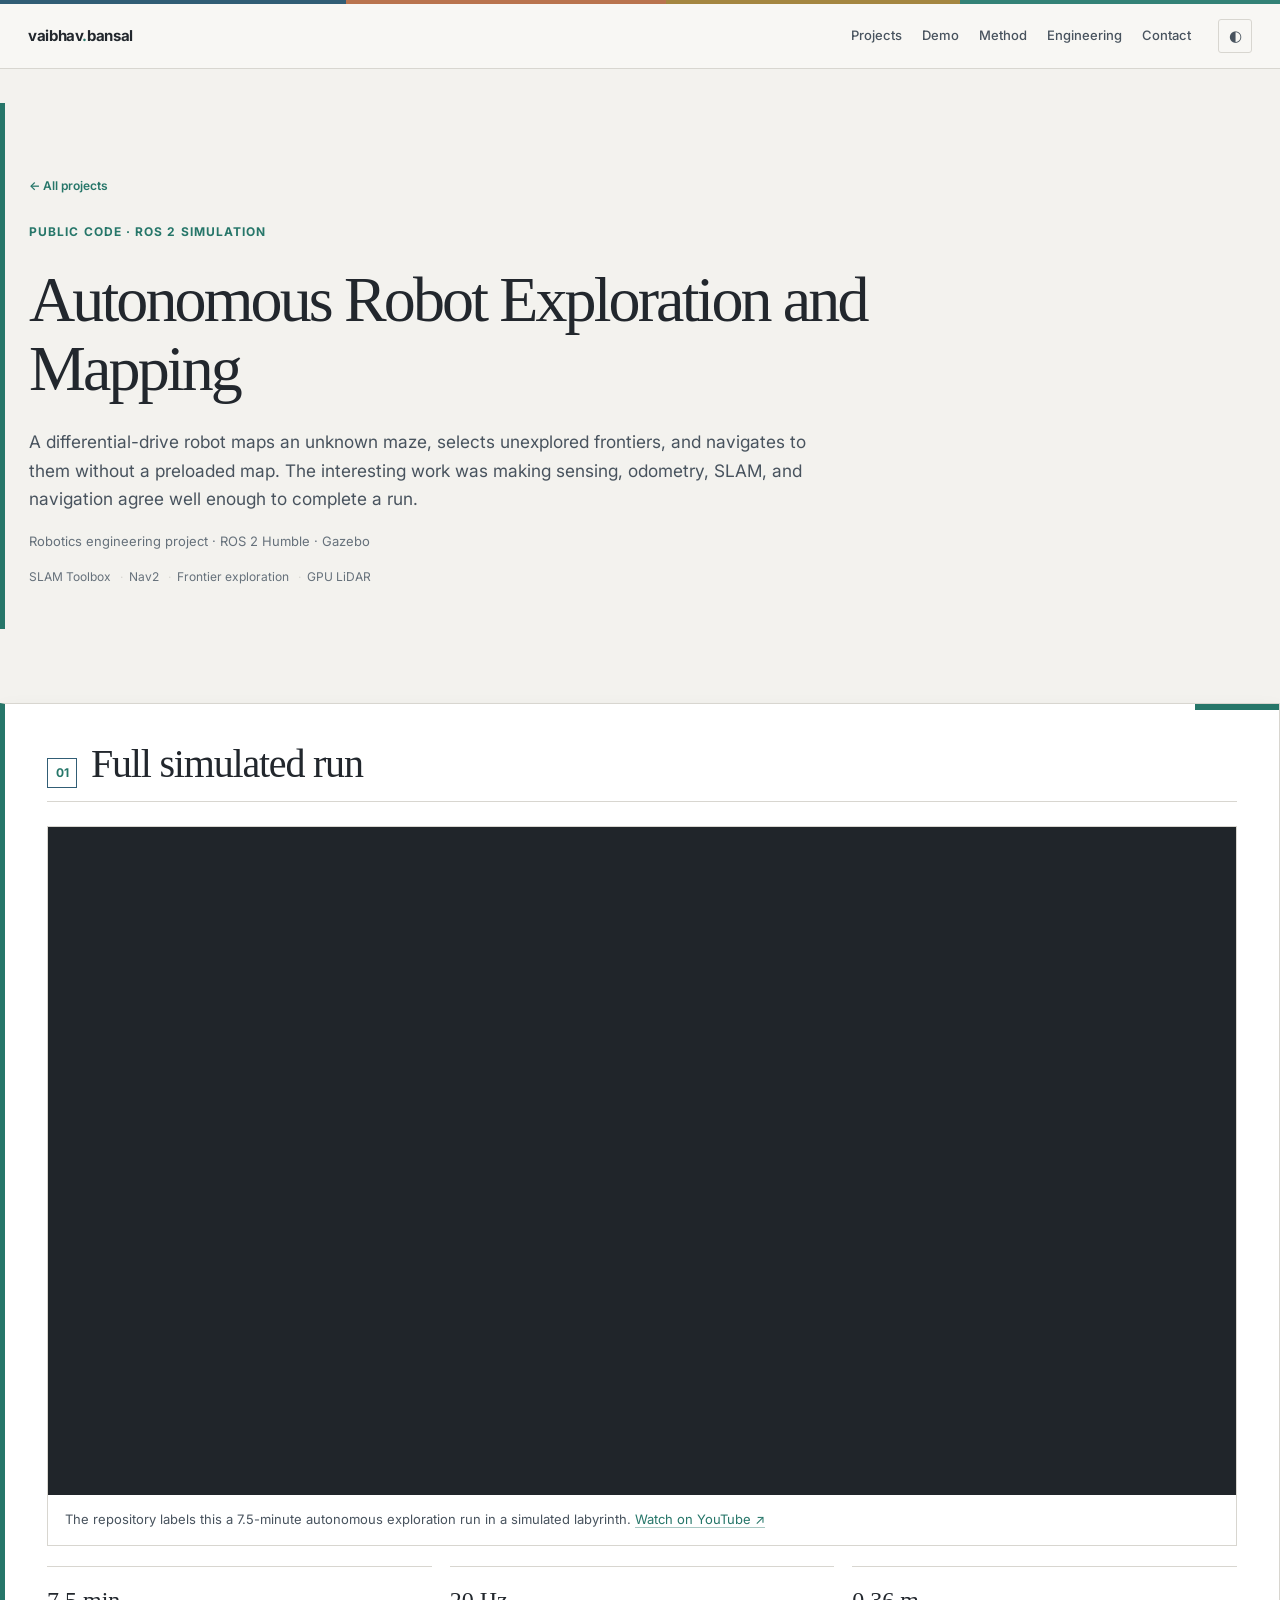
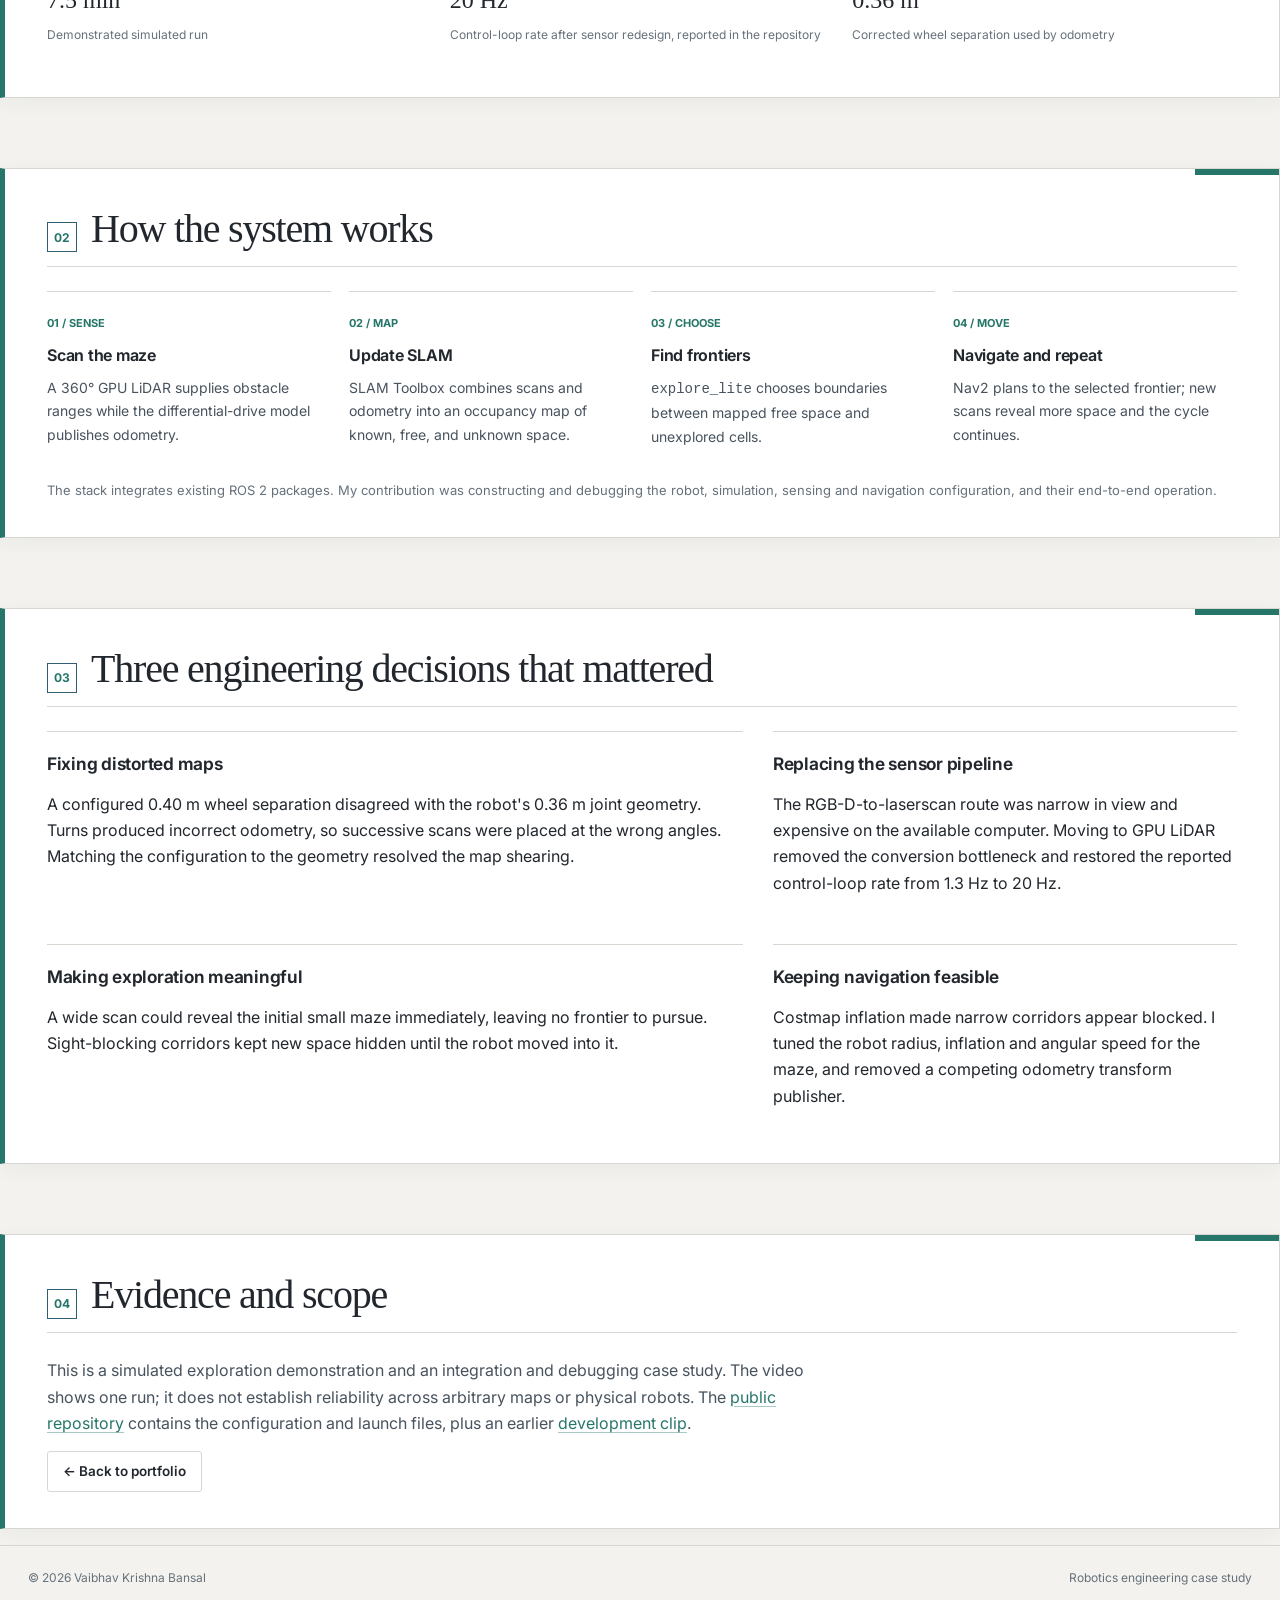
<file: agv-exploration.html>
<!DOCTYPE html>
<html lang="en" data-theme="light">
<head>
<meta charset="utf-8"><meta name="viewport" content="width=device-width, initial-scale=1">
<title>Autonomous Robot Exploration and Mapping — Vaibhav Krishna Bansal</title>
<meta name="description" content="A ROS 2 mobile robot exploration case study: SLAM, frontier selection, navigation, and the engineering fixes behind a complete simulated maze run.">
<link rel="canonical" href="https://vaibhavbansal05.github.io/agv-exploration.html">
<link rel="preconnect" href="https://fonts.googleapis.com"><link rel="preconnect" href="https://fonts.gstatic.com" crossorigin>
<link href="https://fonts.googleapis.com/css2?family=Inter:wght@300;400;500;600;700&display=swap" rel="stylesheet">
<link rel="stylesheet" href="assets/case-study.css?v=20261122d">
</head>
<body class="case-study case-agv">
<header class="nav"><div class="nav-inner"><a class="brand" href="index.html#top">vaibhav<span>.</span>bansal</a><nav class="nav-links" id="navlinks"><a href="index.html#projects">Projects</a><a href="#demo">Demo</a><a href="#method">Method</a><a href="#debugging">Engineering</a><a href="index.html#contact">Contact</a></nav><button class="menu-btn" id="menubtn" aria-label="Toggle menu">☰</button><button class="toggle" id="themebtn" aria-label="Toggle theme">◐</button></div></header>
<main>
<div class="wrap detail-hero"><a class="icon-link" href="index.html#projects">← All projects</a><div style="height:25px"></div><div class="eyebrow"><span class="dot"></span> Public code · ROS 2 simulation</div>
<h1>Autonomous Robot Exploration and Mapping</h1>
<p class="lead">A differential-drive robot maps an unknown maze, selects unexplored frontiers, and navigates to them without a preloaded map. The interesting work was making sensing, odometry, SLAM, and navigation agree well enough to complete a run.</p>
<p class="detail-meta">Robotics engineering project · ROS 2 Humble · Gazebo</p><div class="tags"><span class="tag">SLAM Toolbox</span><span class="tag">Nav2</span><span class="tag">Frontier exploration</span><span class="tag">GPU LiDAR</span></div></div>

<section class="detail-section" id="demo"><div class="wrap"><div class="sec-head"><span class="sec-num">01</span><h2>Full simulated run</h2><span class="rule"></span></div>
<div class="media-panel"><iframe class="video-frame" src="https://www.youtube-nocookie.com/embed/SPcYPO6hLzk" title="Autonomous mobile robot exploration and mapping demonstration" loading="lazy" allow="accelerometer; autoplay; encrypted-media; gyroscope; picture-in-picture; web-share" allowfullscreen></iframe><div class="media-caption">The repository labels this a 7.5-minute autonomous exploration run in a simulated labyrinth. <a href="https://youtu.be/SPcYPO6hLzk" target="_blank" rel="noopener">Watch on YouTube ↗</a></div></div>
<div class="kpi-row"><div class="kpi"><strong>7.5 min</strong><span>Demonstrated simulated run</span></div><div class="kpi"><strong>20 Hz</strong><span>Control-loop rate after sensor redesign, reported in the repository</span></div><div class="kpi"><strong>0.36 m</strong><span>Corrected wheel separation used by odometry</span></div></div></div></section>

<section class="detail-section" id="method"><div class="wrap"><div class="sec-head"><span class="sec-num">02</span><h2>How the system works</h2><span class="rule"></span></div>
<div class="method-steps"><div class="method-step"><span class="step-num">01 / SENSE</span><h3>Scan the maze</h3><p>A 360° GPU LiDAR supplies obstacle ranges while the differential-drive model publishes odometry.</p></div><div class="method-step"><span class="step-num">02 / MAP</span><h3>Update SLAM</h3><p>SLAM Toolbox combines scans and odometry into an occupancy map of known, free, and unknown space.</p></div><div class="method-step"><span class="step-num">03 / CHOOSE</span><h3>Find frontiers</h3><p><code>explore_lite</code> chooses boundaries between mapped free space and unexplored cells.</p></div><div class="method-step"><span class="step-num">04 / MOVE</span><h3>Navigate and repeat</h3><p>Nav2 plans to the selected frontier; new scans reveal more space and the cycle continues.</p></div></div>
<p class="small-note" style="margin-top:16px">The stack integrates existing ROS 2 packages. My contribution was constructing and debugging the robot, simulation, sensing and navigation configuration, and their end-to-end operation.</p></div></section>

<section class="detail-section" id="debugging"><div class="wrap"><div class="sec-head"><span class="sec-num">03</span><h2>Three engineering decisions that mattered</h2><span class="rule"></span></div><div class="detail-grid">
<div class="detail-card"><h3>Fixing distorted maps</h3><p>A configured 0.40 m wheel separation disagreed with the robot's 0.36 m joint geometry. Turns produced incorrect odometry, so successive scans were placed at the wrong angles. Matching the configuration to the geometry resolved the map shearing.</p></div>
<div class="detail-card"><h3>Replacing the sensor pipeline</h3><p>The RGB-D-to-laserscan route was narrow in view and expensive on the available computer. Moving to GPU LiDAR removed the conversion bottleneck and restored the reported control-loop rate from 1.3 Hz to 20 Hz.</p></div>
<div class="detail-card"><h3>Making exploration meaningful</h3><p>A wide scan could reveal the initial small maze immediately, leaving no frontier to pursue. Sight-blocking corridors kept new space hidden until the robot moved into it.</p></div>
<div class="detail-card"><h3>Keeping navigation feasible</h3><p>Costmap inflation made narrow corridors appear blocked. I tuned the robot radius, inflation and angular speed for the maze, and removed a competing odometry transform publisher.</p></div></div></div></section>

<section class="detail-section" id="status"><div class="wrap"><div class="sec-head"><span class="sec-num">04</span><h2>Evidence and scope</h2><span class="rule"></span></div><p class="lead">This is a simulated exploration demonstration and an integration and debugging case study. The video shows one run; it does not establish reliability across arbitrary maps or physical robots. The <a href="https://github.com/VaibhavBansal05/Agv_Perception" target="_blank" rel="noopener">public repository</a> contains the configuration and launch files, plus an earlier <a href="https://youtu.be/j6G66rIvci8" target="_blank" rel="noopener">development clip</a>.</p><a class="btn" href="index.html#projects">← Back to portfolio</a></div></section>
</main>
<footer><div class="wrap" style="display:flex;justify-content:space-between;width:100%;gap:12px;flex-wrap:wrap"><span>© <span id="yr"></span> Vaibhav Krishna Bansal</span><span>Robotics engineering case study</span></div></footer>
<script>(function(){var root=document.documentElement,btn=document.getElementById('themebtn');try{var s=localStorage.getItem('portfolio-theme-v2');if(s)root.setAttribute('data-theme',s)}catch(e){}btn.addEventListener('click',function(){var n=root.getAttribute('data-theme')==='dark'?'light':'dark';root.setAttribute('data-theme',n);try{localStorage.setItem('portfolio-theme-v2',n)}catch(e){}});var mb=document.getElementById('menubtn'),nl=document.getElementById('navlinks');mb.addEventListener('click',function(){nl.classList.toggle('open')});nl.addEventListener('click',function(e){if(e.target.tagName==='A')nl.classList.remove('open')});document.getElementById('yr').textContent=new Date().getFullYear()})();</script>
</body></html>
</file>
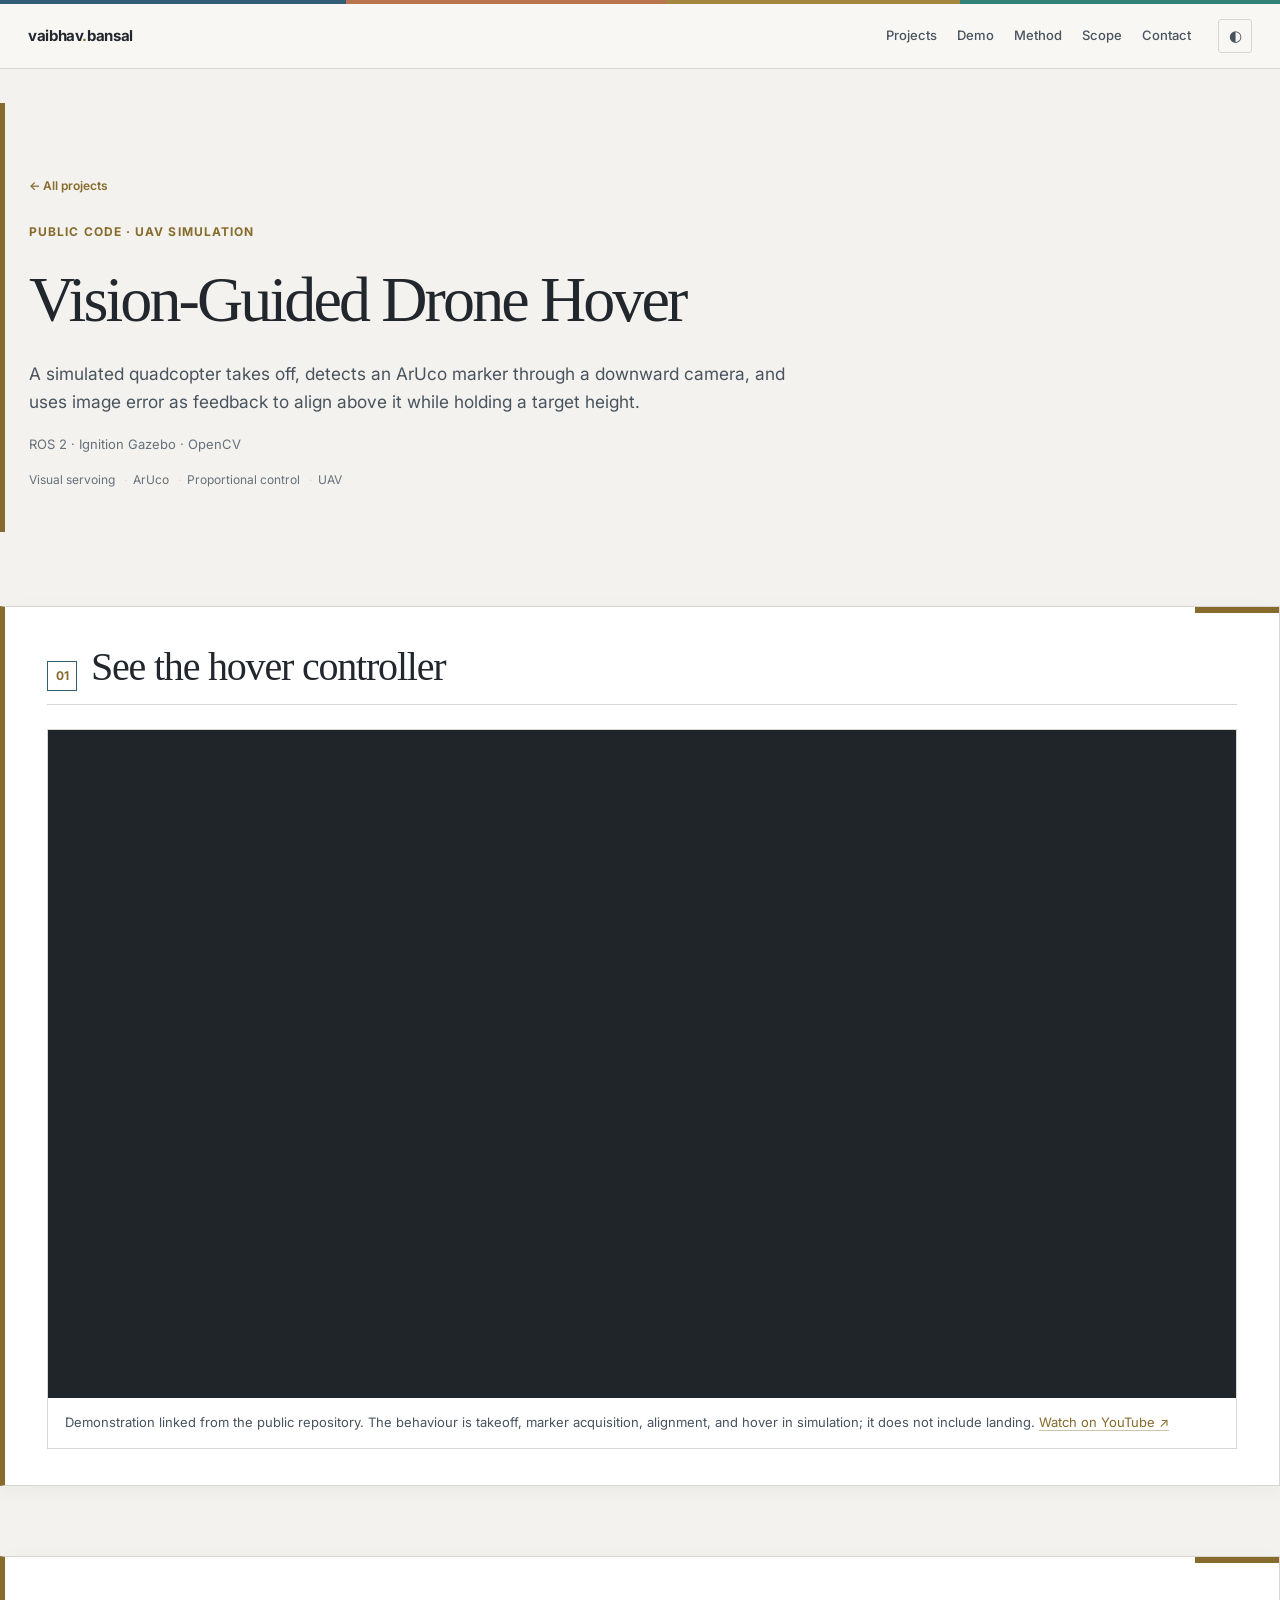
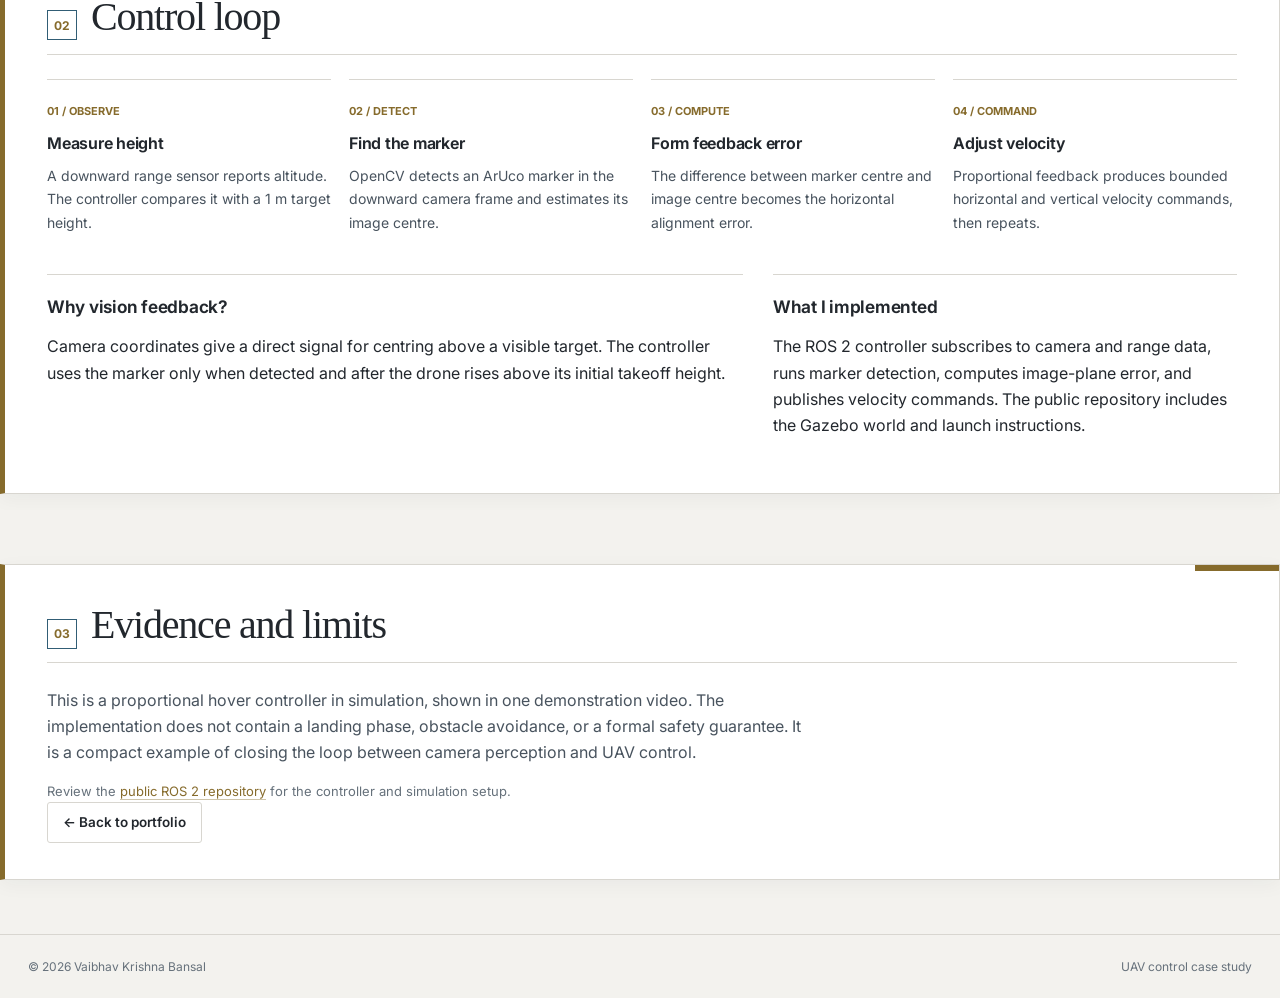
<file: drone-hover.html>
<!DOCTYPE html>
<html lang="en" data-theme="light">
<head>
<meta charset="utf-8"><meta name="viewport" content="width=device-width, initial-scale=1">
<title>Vision-Guided Drone Hover — Vaibhav Krishna Bansal</title>
<meta name="description" content="A ROS 2 and Gazebo UAV case study: ArUco detection, image-based feedback and proportional velocity control for marker-guided hovering.">
<link rel="canonical" href="https://vaibhavbansal05.github.io/drone-hover.html">
<link rel="preconnect" href="https://fonts.googleapis.com"><link rel="preconnect" href="https://fonts.gstatic.com" crossorigin>
<link href="https://fonts.googleapis.com/css2?family=Inter:wght@300;400;500;600;700&display=swap" rel="stylesheet">
<link rel="stylesheet" href="assets/case-study.css?v=20261122d">
</head>
<body class="case-study case-drone">
<header class="nav"><div class="nav-inner"><a class="brand" href="index.html#top">vaibhav<span>.</span>bansal</a><nav class="nav-links" id="navlinks"><a href="index.html#projects">Projects</a><a href="#demo">Demo</a><a href="#method">Method</a><a href="#scope">Scope</a><a href="index.html#contact">Contact</a></nav><button class="menu-btn" id="menubtn" aria-label="Toggle menu">☰</button><button class="toggle" id="themebtn" aria-label="Toggle theme">◐</button></div></header>
<main>
<div class="wrap detail-hero"><a class="icon-link" href="index.html#projects">← All projects</a><div style="height:25px"></div><div class="eyebrow"><span class="dot"></span> Public code · UAV simulation</div>
<h1>Vision-Guided Drone Hover</h1><p class="lead">A simulated quadcopter takes off, detects an ArUco marker through a downward camera, and uses image error as feedback to align above it while holding a target height.</p>
<p class="detail-meta">ROS 2 · Ignition Gazebo · OpenCV</p><div class="tags"><span class="tag">Visual servoing</span><span class="tag">ArUco</span><span class="tag">Proportional control</span><span class="tag">UAV</span></div></div>

<section class="detail-section" id="demo"><div class="wrap"><div class="sec-head"><span class="sec-num">01</span><h2>See the hover controller</h2><span class="rule"></span></div><div class="media-panel"><iframe class="video-frame" src="https://www.youtube-nocookie.com/embed/KsZD5R67yig" title="Vision-guided drone hover simulation" loading="lazy" allow="accelerometer; autoplay; encrypted-media; gyroscope; picture-in-picture; web-share" allowfullscreen></iframe><div class="media-caption">Demonstration linked from the public repository. The behaviour is takeoff, marker acquisition, alignment, and hover in simulation; it does not include landing. <a href="https://youtu.be/KsZD5R67yig" target="_blank" rel="noopener">Watch on YouTube ↗</a></div></div></div></section>

<section class="detail-section" id="method"><div class="wrap"><div class="sec-head"><span class="sec-num">02</span><h2>Control loop</h2><span class="rule"></span></div><div class="method-steps">
<div class="method-step"><span class="step-num">01 / OBSERVE</span><h3>Measure height</h3><p>A downward range sensor reports altitude. The controller compares it with a 1 m target height.</p></div>
<div class="method-step"><span class="step-num">02 / DETECT</span><h3>Find the marker</h3><p>OpenCV detects an ArUco marker in the downward camera frame and estimates its image centre.</p></div>
<div class="method-step"><span class="step-num">03 / COMPUTE</span><h3>Form feedback error</h3><p>The difference between marker centre and image centre becomes the horizontal alignment error.</p></div>
<div class="method-step"><span class="step-num">04 / COMMAND</span><h3>Adjust velocity</h3><p>Proportional feedback produces bounded horizontal and vertical velocity commands, then repeats.</p></div></div>
<div class="detail-grid" style="margin-top:24px"><div class="detail-card"><h3>Why vision feedback?</h3><p>Camera coordinates give a direct signal for centring above a visible target. The controller uses the marker only when detected and after the drone rises above its initial takeoff height.</p></div><div class="detail-card"><h3>What I implemented</h3><p>The ROS 2 controller subscribes to camera and range data, runs marker detection, computes image-plane error, and publishes velocity commands. The public repository includes the Gazebo world and launch instructions.</p></div></div></div></section>

<section class="detail-section" id="scope"><div class="wrap"><div class="sec-head"><span class="sec-num">03</span><h2>Evidence and limits</h2><span class="rule"></span></div><p class="lead">This is a proportional hover controller in simulation, shown in one demonstration video. The implementation does not contain a landing phase, obstacle avoidance, or a formal safety guarantee. It is a compact example of closing the loop between camera perception and UAV control.</p><p class="small-note">Review the <a href="https://github.com/VaibhavBansal05/Precision_Hover_Drone" target="_blank" rel="noopener">public ROS 2 repository</a> for the controller and simulation setup.</p><a class="btn" href="index.html#projects">← Back to portfolio</a></div></section>
</main>
<footer><div class="wrap" style="display:flex;justify-content:space-between;width:100%;gap:12px;flex-wrap:wrap"><span>© <span id="yr"></span> Vaibhav Krishna Bansal</span><span>UAV control case study</span></div></footer>
<script>(function(){var root=document.documentElement,btn=document.getElementById('themebtn');try{var s=localStorage.getItem('portfolio-theme-v2');if(s)root.setAttribute('data-theme',s)}catch(e){}btn.addEventListener('click',function(){var n=root.getAttribute('data-theme')==='dark'?'light':'dark';root.setAttribute('data-theme',n);try{localStorage.setItem('portfolio-theme-v2',n)}catch(e){}});var mb=document.getElementById('menubtn'),nl=document.getElementById('navlinks');mb.addEventListener('click',function(){nl.classList.toggle('open')});nl.addEventListener('click',function(e){if(e.target.tagName==='A')nl.classList.remove('open')});document.getElementById('yr').textContent=new Date().getFullYear()})();</script>
</body></html>
</file>
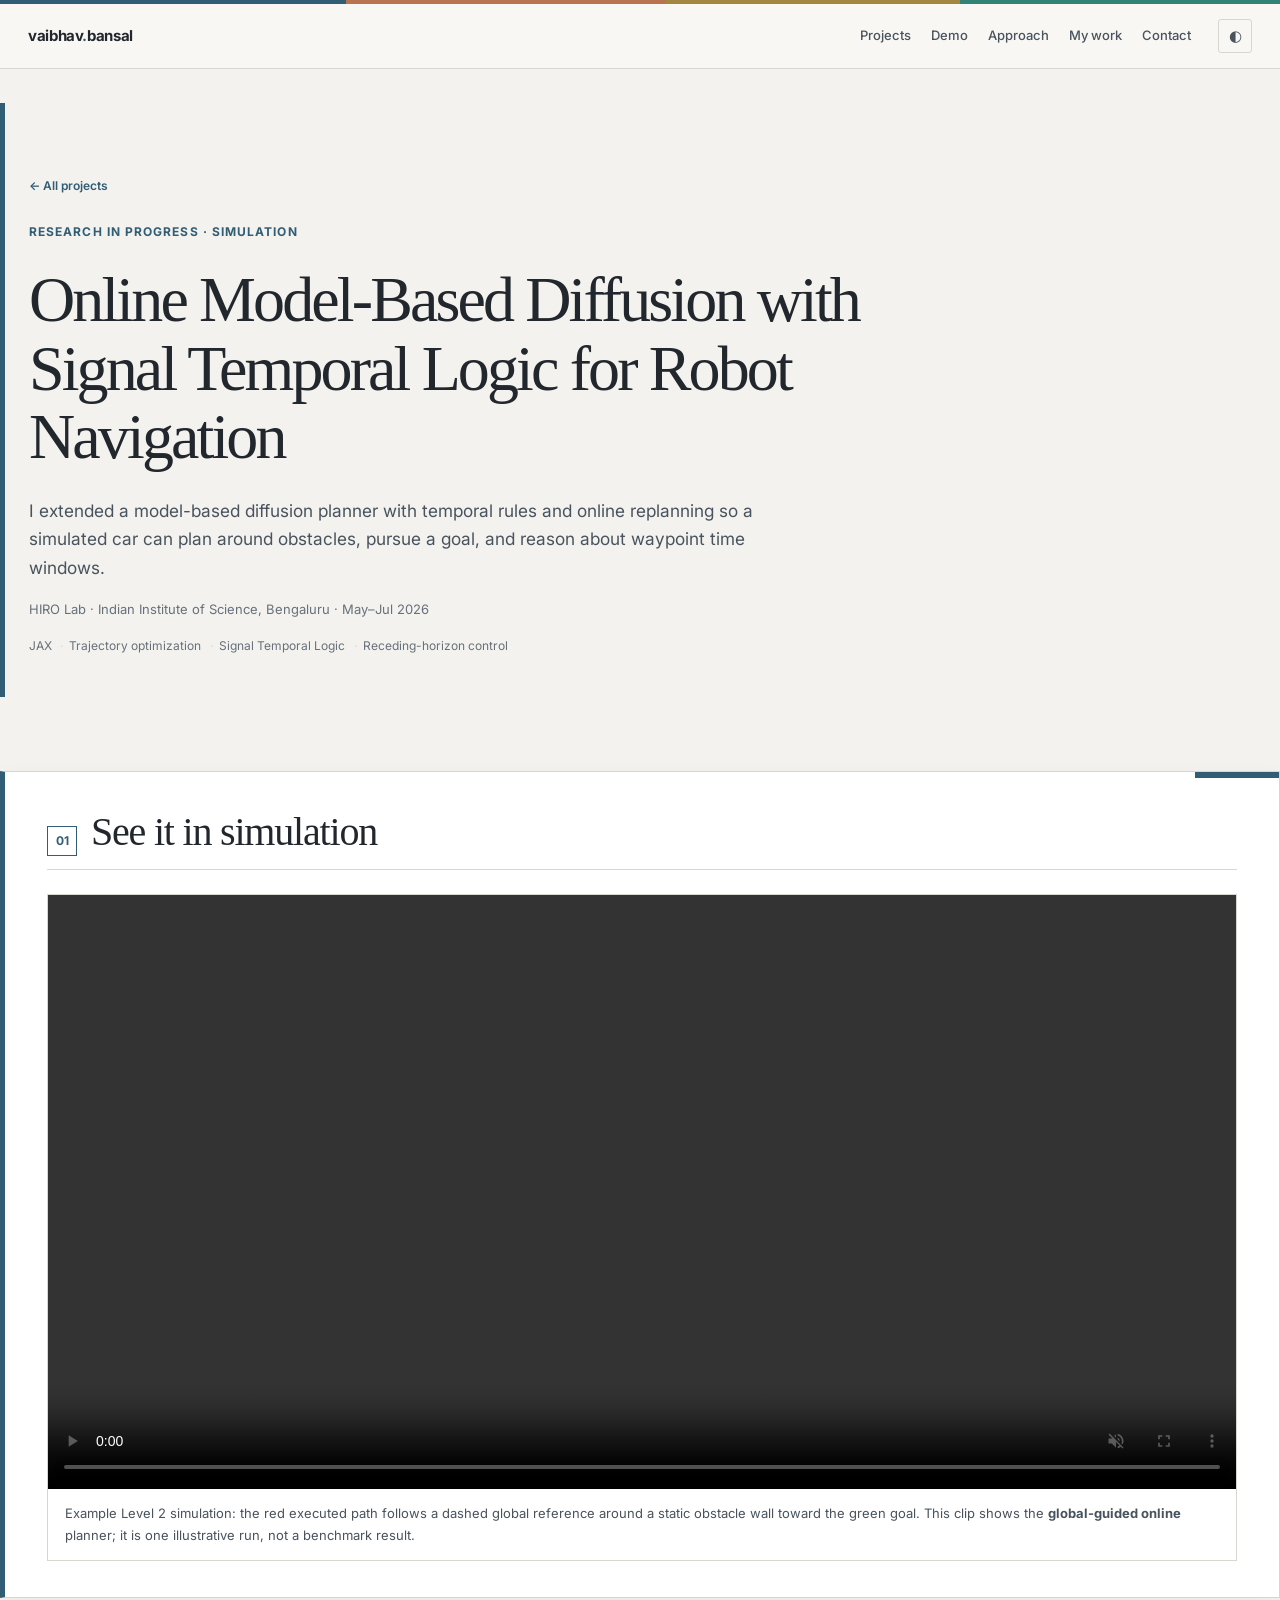
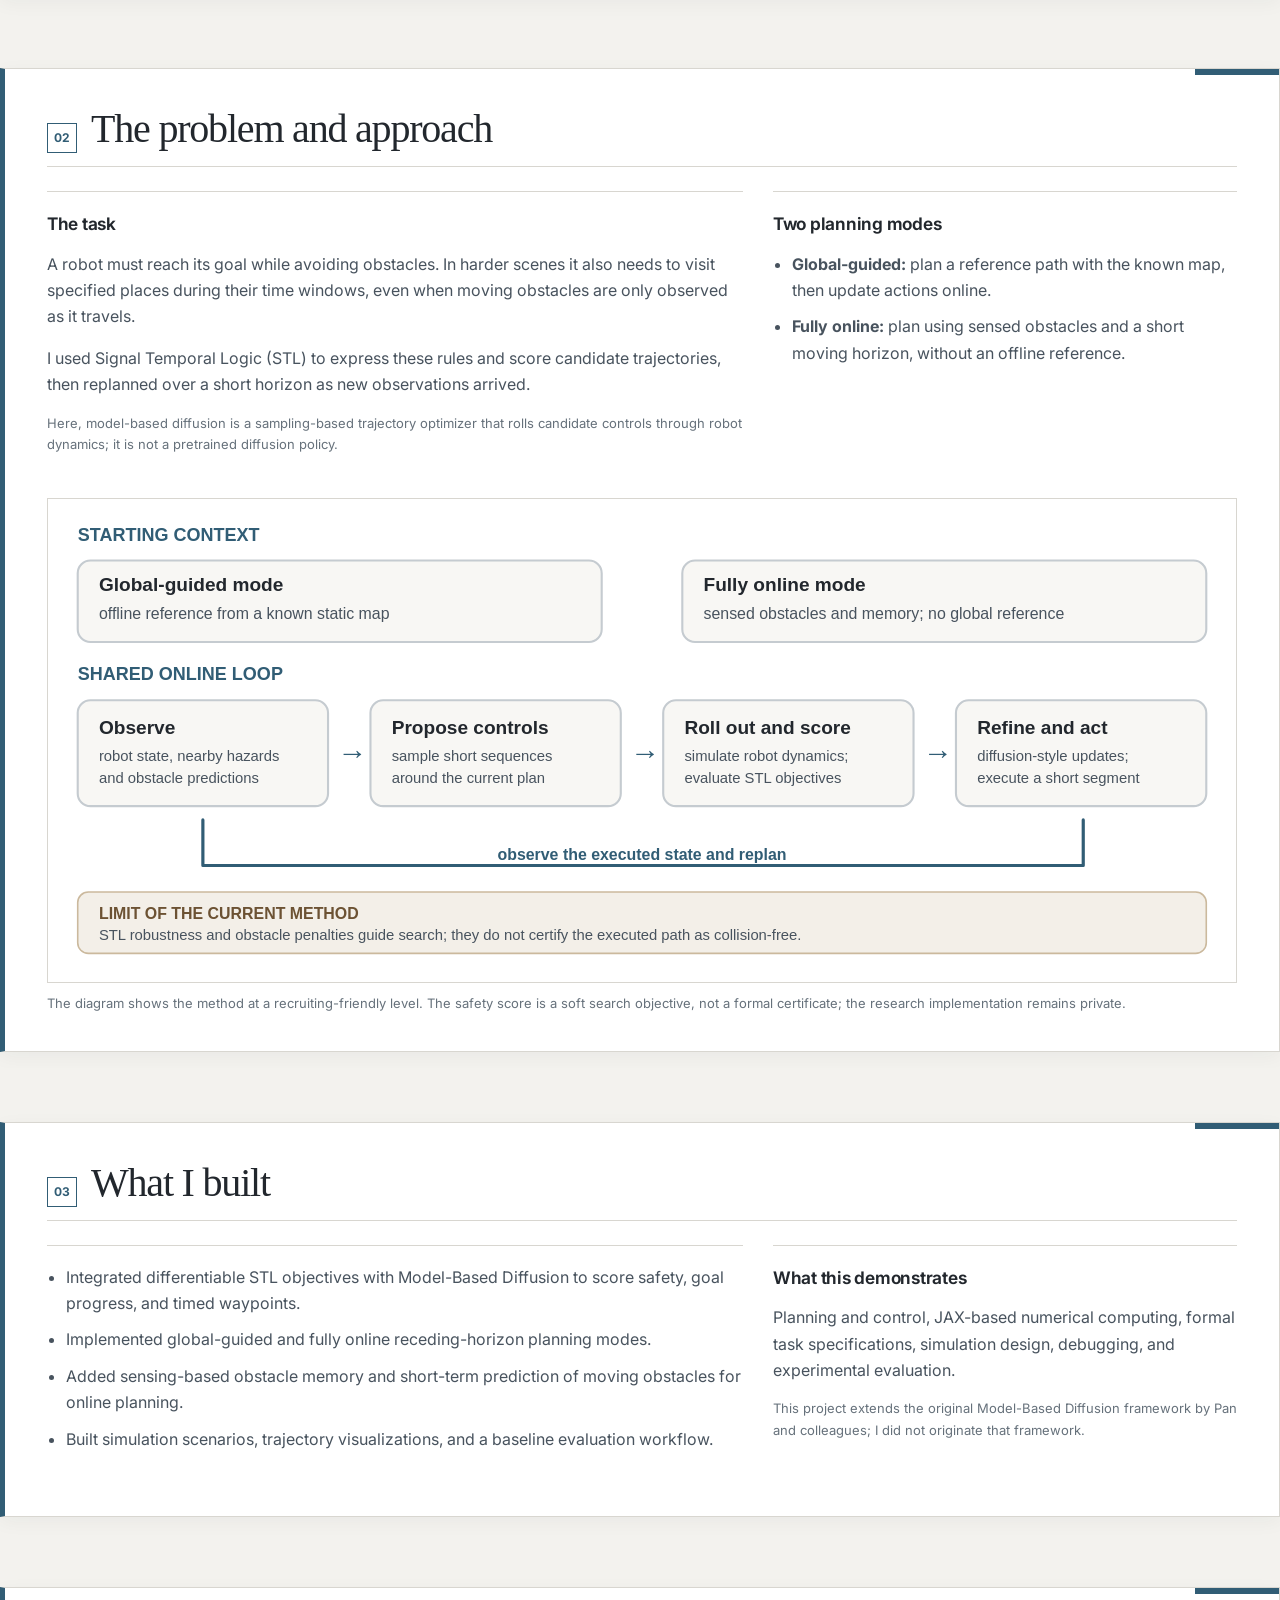
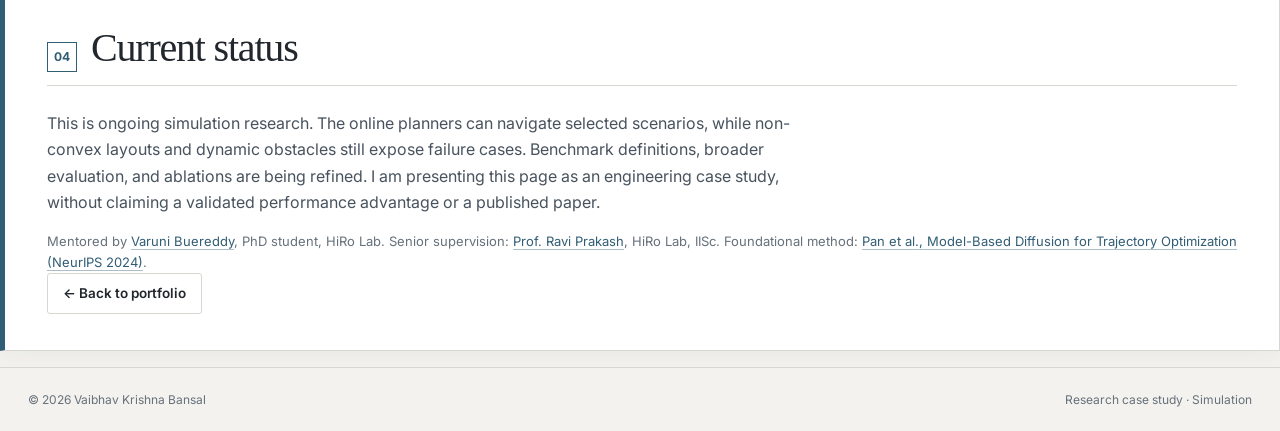
<file: mbd-stl.html>
<!DOCTYPE html>
<html lang="en" data-theme="light">
<head><meta charset="utf-8"><meta name="viewport" content="width=device-width, initial-scale=1">
<title>Online Model-Based Diffusion with Signal Temporal Logic for Robot Navigation — Vaibhav Krishna Bansal</title>
<meta name="description" content="A simulation-based research case study on STL-guided model-based diffusion and online robot navigation by Vaibhav Krishna Bansal at the HIRO Lab, IISc Bengaluru.">
<meta property="og:title" content="Online Model-Based Diffusion with Signal Temporal Logic for Robot Navigation — Vaibhav Krishna Bansal">
<meta property="og:description" content="A simulation-based project exploring model-based diffusion, temporal rules, and online replanning.">
<meta property="og:type" content="article"><link rel="canonical" href="https://vaibhavbansal05.github.io/mbd-stl.html">
<link rel="preconnect" href="https://fonts.googleapis.com"><link rel="preconnect" href="https://fonts.gstatic.com" crossorigin>
<link href="https://fonts.googleapis.com/css2?family=Inter:wght@300;400;500;600;700&display=swap" rel="stylesheet">
<link rel="stylesheet" href="assets/case-study.css?v=20261122d"></head>
<body class="case-study case-mbd">
<header class="nav"><div class="nav-inner"><a class="brand" href="index.html#top">vaibhav<span>.</span>bansal</a><nav class="nav-links" id="navlinks"><a href="index.html#projects">Projects</a><a href="#demo">Demo</a><a href="#approach">Approach</a><a href="#contributions">My work</a><a href="index.html#contact">Contact</a></nav><button class="menu-btn" id="menubtn" aria-label="Toggle menu">☰</button><button class="toggle" id="themebtn" aria-label="Toggle theme">◐</button></div></header>
<main><div class="wrap detail-hero"><a class="icon-link" href="index.html#projects">← All projects</a><div style="height:25px"></div><div class="eyebrow"><span class="dot"></span> Research in progress · Simulation</div>
<h1>Online Model-Based Diffusion with Signal Temporal Logic for Robot Navigation</h1><p class="lead">I extended a model-based diffusion planner with temporal rules and online replanning so a simulated car can plan around obstacles, pursue a goal, and reason about waypoint time windows.</p>
<p class="detail-meta">HIRO Lab · Indian Institute of Science, Bengaluru · May–Jul 2026</p><div class="tags"><span class="tag">JAX</span><span class="tag">Trajectory optimization</span><span class="tag">Signal Temporal Logic</span><span class="tag">Receding-horizon control</span></div></div>
<section class="detail-section" id="demo"><div class="wrap"><div class="sec-head"><span class="sec-num">01</span><h2>See it in simulation</h2><span class="rule"></span></div>
<div class="media-panel"><video controls autoplay muted loop playsinline preload="metadata" aria-label="Simulation of a car navigating around a wall of obstacles toward a goal using global-guided online replanning"><source src="assets/mbd-stl-level2-rhc.mp4" type="video/mp4">Your browser does not support MP4 video. <a href="assets/mbd-stl-level2-rhc.mp4">Download the simulation clip</a>.</video><div class="media-caption">Example Level 2 simulation: the red executed path follows a dashed global reference around a static obstacle wall toward the green goal. This clip shows the <strong>global-guided online</strong> planner; it is one illustrative run, not a benchmark result.</div></div>
</div></section>
<section class="detail-section" id="approach"><div class="wrap"><div class="sec-head"><span class="sec-num">02</span><h2>The problem and approach</h2><span class="rule"></span></div><div class="detail-grid"><div class="detail-card"><h3>The task</h3><p class="lead">A robot must reach its goal while avoiding obstacles. In harder scenes it also needs to visit specified places during their time windows, even when moving obstacles are only observed as it travels.</p><p class="lead">I used Signal Temporal Logic (STL) to express these rules and score candidate trajectories, then replanned over a short horizon as new observations arrived.</p><p class="small-note">Here, model-based diffusion is a sampling-based trajectory optimizer that rolls candidate controls through robot dynamics; it is not a pretrained diffusion policy.</p></div><div class="detail-card"><h3>Two planning modes</h3><ul><li><strong>Global-guided:</strong> plan a reference path with the known map, then update actions online.</li><li><strong>Fully online:</strong> plan using sensed obstacles and a short moving horizon, without an offline reference.</li></ul></div></div>
<div style="height:24px"></div><img class="diagram" src="assets/mbd-stl-method.svg" alt="Global-guided and fully online modes feed a common planning loop: observe, sample controls, simulate and score trajectories with STL objectives, refine, execute briefly, and replan. Soft penalties do not guarantee collision-free execution." loading="lazy"><p class="small-note" style="margin-top:10px">The diagram shows the method at a recruiting-friendly level. The safety score is a soft search objective, not a formal certificate; the research implementation remains private.</p></div></section>
<section class="detail-section" id="contributions"><div class="wrap"><div class="sec-head"><span class="sec-num">03</span><h2>What I built</h2><span class="rule"></span></div><div class="detail-grid"><div class="detail-card"><ul><li>Integrated differentiable STL objectives with Model-Based Diffusion to score safety, goal progress, and timed waypoints.</li><li>Implemented global-guided and fully online receding-horizon planning modes.</li><li>Added sensing-based obstacle memory and short-term prediction of moving obstacles for online planning.</li><li>Built simulation scenarios, trajectory visualizations, and a baseline evaluation workflow.</li></ul></div><div class="detail-card"><h3>What this demonstrates</h3><p class="lead">Planning and control, JAX-based numerical computing, formal task specifications, simulation design, debugging, and experimental evaluation.</p><p class="small-note">This project extends the original Model-Based Diffusion framework by Pan and colleagues; I did not originate that framework.</p></div></div></div></section>
<section class="detail-section" id="status"><div class="wrap"><div class="sec-head"><span class="sec-num">04</span><h2>Current status</h2><span class="rule"></span></div><p class="lead">This is ongoing simulation research. The online planners can navigate selected scenarios, while non-convex layouts and dynamic obstacles still expose failure cases. Benchmark definitions, broader evaluation, and ablations are being refined. I am presenting this page as an engineering case study, without claiming a validated performance advantage or a published paper.</p>
<p class="small-note">Mentored by <a href="https://hiro.cps.iisc.ac.in/people/" target="_blank" rel="noopener">Varuni Buereddy</a>, PhD student, HiRo Lab. Senior supervision: <a href="https://hiro.cps.iisc.ac.in/people/" target="_blank" rel="noopener">Prof. Ravi Prakash</a>, HiRo Lab, IISc. Foundational method: <a href="https://arxiv.org/abs/2407.01573" target="_blank" rel="noopener">Pan et al., Model-Based Diffusion for Trajectory Optimization (NeurIPS 2024)</a>.</p>
<a class="btn" href="index.html#projects">← Back to portfolio</a></div></section></main>
<footer><div class="wrap" style="display:flex;justify-content:space-between;width:100%;gap:12px;flex-wrap:wrap"><span>© <span id="yr"></span> Vaibhav Krishna Bansal</span><span>Research case study · Simulation</span></div></footer>
<script>(function(){var root=document.documentElement,btn=document.getElementById('themebtn');try{var s=localStorage.getItem('portfolio-theme-v2');if(s)root.setAttribute('data-theme',s)}catch(e){}btn.addEventListener('click',function(){var n=root.getAttribute('data-theme')==='dark'?'light':'dark';root.setAttribute('data-theme',n);try{localStorage.setItem('portfolio-theme-v2',n)}catch(e){}});var mb=document.getElementById('menubtn'),nl=document.getElementById('navlinks');mb.addEventListener('click',function(){nl.classList.toggle('open')});nl.addEventListener('click',function(e){if(e.target.tagName==='A')nl.classList.remove('open')});document.getElementById('yr').textContent=new Date().getFullYear();})();</script>
</body></html>
</file>
<file: assets/case-study.css>
:root{
  --bg:#f8f7f4;--bg-soft:#f0efeb;--panel:#fff;--line:#d8d6d0;
  --fg:#22272d;--fg-dim:#48535e;--fg-faint:#66717b;
  --accent:#315d75;--accent-2:#315d75;--accent-3:#7b654c;
  --sans:'Inter',system-ui,-apple-system,Segoe UI,sans-serif;
  --mono:'Inter',system-ui,-apple-system,Segoe UI,sans-serif;
  --maxw:1060px;
}
html[data-theme="dark"]{
  --bg:#20252a;--bg-soft:#282f35;--panel:#252c32;--line:#455058;
  --fg:#f3f1ec;--fg-dim:#d1d2d0;--fg-faint:#aeb6b9;
  --accent:#9bc6dc;--accent-2:#9bc6dc;--accent-3:#dfc4a1;
}
*{box-sizing:border-box}
html{scroll-behavior:smooth;scroll-padding-top:76px}
body{margin:0;background:var(--bg);color:var(--fg);font-family:var(--sans);font-size:16px;line-height:1.65;-webkit-font-smoothing:antialiased}
a{color:var(--accent);text-decoration:underline;text-decoration-color:color-mix(in srgb,var(--accent) 40%,transparent);text-underline-offset:3px}
a:hover{text-decoration-color:currentColor}
:focus-visible{outline:2px solid var(--accent);outline-offset:3px}
.wrap{max-width:var(--maxw);margin:0 auto;padding:0 28px}
header.nav{position:sticky;top:0;z-index:50;background:var(--bg);border-bottom:1px solid var(--line)}
.nav-inner{display:flex;align-items:center;gap:18px;min-height:64px;max-width:var(--maxw);margin:0 auto;padding:0 28px}
.brand{font-size:15px;font-weight:700;letter-spacing:-.025em;color:var(--fg);text-decoration:none;white-space:nowrap}
.brand span{color:var(--accent)}
.nav-links{display:flex;align-items:center;gap:2px;margin-left:auto;flex-wrap:wrap}
.nav-links a{font-size:13px;font-weight:500;color:var(--fg-dim);padding:7px 9px;text-decoration:none;white-space:nowrap}
.nav-links a:hover,.nav-links a.active{color:var(--accent);text-decoration:underline;text-underline-offset:5px}
.toggle,.menu-btn{background:transparent;border:1px solid var(--line);color:var(--fg-dim);width:34px;height:34px;border-radius:3px;cursor:pointer;font-size:15px;flex-shrink:0}
.menu-btn{display:none}
.hero{padding:82px 28px 72px}
.eyebrow{display:block;margin:0 0 24px;color:var(--accent);font-size:12px;font-weight:700;letter-spacing:.09em;text-transform:uppercase}
.dot{display:none}
h1{font-family:Georgia,'Times New Roman',serif;font-size:clamp(2.9rem,6vw,5rem);font-weight:400;letter-spacing:-.045em;line-height:1.07;margin:0 0 25px}
.tagline{font-size:clamp(1.15rem,2vw,1.42rem);line-height:1.5;color:var(--fg-dim);max-width:740px;margin:0 0 16px}
.tagline strong{color:var(--fg);font-weight:600}
.hero-sub{color:var(--fg-faint);font-size:14px;margin:0 0 27px}
.cta,.contact-links{display:flex;flex-wrap:wrap;gap:10px}
.btn{display:inline-flex;align-items:center;justify-content:center;gap:7px;min-height:40px;padding:8px 15px;border:1px solid var(--line);border-radius:3px;background:transparent;color:var(--fg);font-size:13.5px;font-weight:600;text-decoration:none}
.btn:hover{border-color:var(--accent);color:var(--accent);text-decoration:none}
.btn.primary{background:var(--accent);border-color:var(--accent);color:var(--bg)}
.btn.primary:hover{opacity:.88;color:var(--bg)}
.stats{display:grid;grid-template-columns:repeat(4,1fr);gap:20px;border-top:1px solid var(--line);margin-top:63px;padding-top:22px}
.stat{padding:0}
.stat b{display:block;color:var(--fg);font-family:Georgia,'Times New Roman',serif;font-size:1.5rem;font-weight:400;line-height:1.25}
.stat span{display:block;color:var(--fg-faint);font-size:12px;line-height:1.45;margin-top:4px}
section{padding:64px 0;border-top:1px solid var(--line)}
.sec-head{display:flex;align-items:baseline;gap:14px;margin-bottom:28px}
.sec-num{color:var(--fg-faint);font-size:12px;font-weight:600}
.sec-head .rule{display:none}
h2{font-family:Georgia,'Times New Roman',serif;font-size:clamp(1.75rem,3.5vw,2.5rem);font-weight:400;letter-spacing:-.03em;line-height:1.2;margin:0}
h3{font-size:1.08rem;font-weight:650;letter-spacing:-.015em;margin:0}
p{margin:0 0 15px}
.lead{color:var(--fg-dim);max-width:760px}
.about-grid{display:grid;grid-template-columns:minmax(0,1.7fr) minmax(250px,1fr);gap:70px;align-items:start}
.about-card{border-top:2px solid var(--fg);padding:18px 0 0}
.about-card h4,.skill-block h4{color:var(--fg);font-size:12px;font-weight:700;letter-spacing:.06em;text-transform:uppercase;margin:0 0 15px}
.about-card dl{margin:0}
.kv{display:flex;justify-content:space-between;gap:16px;padding:8px 0;border-bottom:1px solid var(--line);font-size:13px}
.kv dt{color:var(--fg-faint);flex-shrink:0}.kv dd{margin:0;text-align:right;color:var(--fg)}
.tl{display:grid;gap:28px}.tl-item{border-top:1px solid var(--line);padding-top:22px}
.tl-meta,.detail-meta{color:var(--fg-faint);font-size:13px;margin:5px 0 13px}
.org{color:var(--fg);font-weight:650}
ul.bullets{margin:0;padding-left:20px;color:var(--fg-dim)}
ul.bullets li{margin:0 0 8px;font-size:14.5px}ul.bullets li::marker{color:var(--fg-faint)}
.grid{display:grid;gap:0 42px}.grid.p2{grid-template-columns:repeat(2,minmax(0,1fr))}.grid.p3{grid-template-columns:repeat(3,minmax(0,1fr))}
.card{display:flex;flex-direction:column;border-top:1px solid var(--line);padding:23px 0 30px;background:transparent;min-width:0}
.card-top{display:flex;align-items:baseline;justify-content:space-between;gap:15px;margin-bottom:7px}
.card-top h3{line-height:1.35}.card .tl-meta{margin:0 0 13px}
.tags{display:flex;flex-wrap:wrap;gap:5px 15px;margin-top:auto;padding-top:15px}
.tag{color:var(--fg-faint);font-size:12px}.tag:not(:last-child)::after{content:'·';position:relative;left:9px;color:var(--line)}
.icon-link{color:var(--accent);font-size:12px;font-weight:600;white-space:nowrap;text-decoration:none}.icon-link:hover{text-decoration:underline}
.card .small-note,.small-note{font-size:13px;color:var(--fg-faint);margin:12px 0 0}
.project-preview{display:block;width:100%;height:auto;aspect-ratio:16/9;object-fit:cover;border:1px solid var(--line);margin:9px 0 17px}
.pub{border-top:1px solid var(--line);padding:20px 0 24px;margin:0}
.pub h3{margin:0 0 6px;line-height:1.4}.pub .authors{font-size:14px;color:var(--fg-dim);margin:0 0 4px}
.pub .venue{font-size:12.5px;color:var(--fg-faint);margin:0}
.badge{display:inline-block;color:var(--fg-faint);font-size:11px;font-weight:600;margin-left:8px;vertical-align:1px}
.badge.amber{color:var(--fg-faint)}
.ach{display:flex;gap:20px;padding:17px 0;border-top:1px solid var(--line)}.ach .rank{color:var(--accent);font-weight:700;font-size:13px;min-width:66px;flex-shrink:0;padding-top:2px}.ach p{margin:3px 0 0;color:var(--fg-dim);font-size:14px}
.skills-grid{display:grid;grid-template-columns:repeat(3,minmax(0,1fr));gap:28px 38px}.skill-block{border-top:1px solid var(--line);padding-top:17px}
.chips{display:flex;flex-wrap:wrap;gap:5px 9px}.chip{font-size:13px;color:var(--fg-dim)}.chip:not(:last-child)::after{content:'·';margin-left:9px;color:var(--fg-faint)}
.contact-box{border-top:2px solid var(--fg);padding:30px 0 5px}.contact-box h2{margin-bottom:10px}.contact-links{justify-content:flex-start;margin-top:25px}
footer{border-top:1px solid var(--line);padding:22px 0;color:var(--fg-faint);font-size:12px;display:flex;justify-content:space-between;gap:12px;flex-wrap:wrap}
.reveal{opacity:1;transform:none}
.detail-hero{padding:68px 0 42px}.detail-hero h1{font-size:clamp(2.55rem,5vw,4rem);max-width:900px;margin-top:20px}.detail-hero .lead{font-size:1.08rem;max-width:780px}.detail-meta{margin:17px 0 0}
.detail-grid{display:grid;grid-template-columns:1.2fr .8fr;gap:30px}.detail-card{border-top:1px solid var(--line);padding:18px 0}.detail-card h3{margin-bottom:12px}.detail-card p:last-child{margin-bottom:0}.detail-card ul{margin:0;padding-left:19px;color:var(--fg-dim)}.detail-card li{margin-bottom:10px}
.media-panel{border:1px solid var(--line);background:var(--panel);overflow:hidden}.media-panel video{display:block;width:100%;height:auto;background:#fff}.media-caption{padding:14px 17px;color:var(--fg-dim);font-size:13px}
.diagram{width:100%;height:auto;display:block;background:var(--panel);border:1px solid var(--line)}.detail-section{padding:54px 0}.detail-section .sec-head{margin-bottom:24px}
.video-frame{width:100%;aspect-ratio:16/9;border:0;display:block;background:#20252a}
.method-steps{display:grid;grid-template-columns:repeat(auto-fit,minmax(190px,1fr));gap:18px;margin-top:18px}.method-step{border-top:1px solid var(--line);padding:16px 0}.method-step .step-num{font-size:11px;font-weight:700;color:var(--accent)}.method-step h3{font-size:16px;margin:8px 0}.method-step p{font-size:14px;color:var(--fg-dim);margin:0}
.kpi-row{display:grid;grid-template-columns:repeat(auto-fit,minmax(180px,1fr));gap:18px;margin-top:20px}.kpi{border-top:1px solid var(--line);padding:14px 0}.kpi strong{display:block;font-family:Georgia,'Times New Roman',serif;font-size:24px;font-weight:400;color:var(--fg)}.kpi span{font-size:12px;color:var(--fg-faint)}
@media(max-width:900px){.nav-links{display:none;position:absolute;top:64px;left:0;right:0;flex-direction:column;align-items:stretch;background:var(--bg);border-bottom:1px solid var(--line);padding:12px 24px;gap:2px}.nav-links.open{display:flex}.menu-btn{display:block;margin-left:auto}.about-grid{gap:35px}}
@media(max-width:700px){.wrap{padding:0 20px}.nav-inner{padding:0 20px}.hero{padding:60px 20px 55px}section{padding:48px 0}.stats{grid-template-columns:repeat(2,1fr);gap:18px 12px;margin-top:42px}.about-grid,.grid.p2,.grid.p3,.detail-grid{grid-template-columns:1fr}.skills-grid{grid-template-columns:repeat(2,minmax(0,1fr));gap:22px}.card-top{display:block}.card-top .icon-link{display:inline-block;margin-top:6px}.detail-hero{padding:45px 0 28px}}
@media(max-width:460px){.skills-grid{grid-template-columns:1fr}.cta .btn{flex:1 1 auto}.kv{display:block}.kv dd{text-align:left}}
@media(prefers-reduced-motion:reduce){html{scroll-behavior:auto}}

/* Project visuals and a more expressive editorial rhythm. */
.hero-layout{display:grid;grid-template-columns:minmax(0,1.2fr) minmax(310px,.8fr);gap:52px;align-items:center}
.hero-copy h1 em{font-style:normal;color:var(--accent)}
.hero-figure{margin:0;position:relative;background:#dce9e8;border:1px solid var(--line);padding:15px 15px 0;transform:rotate(1.5deg)}
.hero-figure::before{content:'';position:absolute;top:-15px;right:24px;width:85px;height:7px;background:#b9734e;transform:rotate(-5deg)}
.hero-figure img{display:block;width:100%;height:auto;aspect-ratio:4/3;object-fit:cover;object-position:center;border:1px solid #c4d0d2;background:#fff}
.hero-figure figcaption{display:flex;justify-content:space-between;gap:14px;align-items:baseline;padding:12px 1px 15px;font-size:11px;color:#31515c}
.hero-figure figcaption span{text-transform:uppercase;letter-spacing:.08em;font-weight:700;white-space:nowrap}
.hero-figure figcaption strong{font-weight:600;text-align:right}
.stats .stat{border-left:4px solid var(--accent);padding-left:12px}
.stats .stat:nth-child(2){border-color:#b9734e}.stats .stat:nth-child(3){border-color:#338276}.stats .stat:nth-child(4){border-color:#a48640}
#about{background:#fff}#projects{background:#edf3f4}#achievements{background:#f3ede6}#contact{background:#e6eef0}
html[data-theme="dark"] #about{background:#252c32}
html[data-theme="dark"] #projects{background:#25343a}
html[data-theme="dark"] #achievements{background:#342f2a}
html[data-theme="dark"] #contact{background:#26353a}
#projects .grid.p2{gap:28px}
#projects .card{background:var(--panel);border:1px solid var(--line);padding:22px;box-shadow:0 4px 18px rgba(28,44,50,.04)}
.project-kicker{margin:0 0 10px;font-size:11px;font-weight:700;text-transform:uppercase;letter-spacing:.08em;color:var(--accent)}
.project-mbd{border-top:4px solid #315d75!important}.project-mbd .project-kicker{color:#315d75}
.project-agv{border-top:4px solid #338276!important}.project-agv .project-kicker{color:#267669}
.project-rocket{border-top:4px solid #b9734e!important}.project-rocket .project-kicker{color:#a65e3d}
.project-drone{border-top:4px solid #a48640!important}.project-drone .project-kicker{color:#866b2c}
.project-preview{aspect-ratio:16/9;margin:14px 0 19px;object-fit:cover;background:#e7ebeb}
.project-preview-plot{object-fit:contain;background:#fff;padding:8px}
#projects .card .tags{border-top:1px solid var(--line);margin-top:18px}
@media(max-width:850px){.hero-layout{grid-template-columns:1fr;gap:34px}.hero-figure{max-width:570px;transform:none}.hero-figure::before{display:none}}
@media(max-width:700px){#projects .grid.p2{gap:18px}#projects .card{padding:18px}.hero-figure figcaption{display:block}.hero-figure figcaption strong{display:block;text-align:left;margin-top:3px}}

/* Case study accents follow each project's subject. */
body.case-mbd{--accent:#315d75}
body.case-agv{--accent:#267669}
body.case-drone{--accent:#866b2c}
body.case-study .detail-hero{border-left:5px solid var(--accent);padding-left:24px;margin-top:46px;margin-bottom:34px}
body.case-study .detail-hero .eyebrow{color:var(--accent)}
body.case-study main section:nth-of-type(even){background:#eef2f1}
html[data-theme="dark"] body.case-study main section:nth-of-type(even){background:#29363a}
body.case-study .detail-section .sec-num{color:var(--accent);font-weight:700}
body.case-study .method-step .step-num{color:var(--accent)}
html[data-theme="dark"] body.case-agv{--accent:#8dcaba}
html[data-theme="dark"] body.case-drone{--accent:#dcc17d}
html[data-theme="dark"] .project-mbd .project-kicker{color:#9bc6dc}
html[data-theme="dark"] .project-agv .project-kicker{color:#8dcaba}
html[data-theme="dark"] .project-rocket .project-kicker{color:#e3a17f}
html[data-theme="dark"] .project-drone .project-kicker{color:#dcc17d}
@media(max-width:700px){body.case-study .detail-hero{margin-top:28px;margin-bottom:20px;padding-left:18px}}

/* Editorial sections: distinct surfaces, borders and purposeful accents. */
header.nav::before{content:'';display:block;height:4px;background:linear-gradient(90deg,#315d75 0 27%,#b9734e 27% 52%,#a48640 52% 75%,#338276 75% 100%)}
.hero{padding-top:78px;padding-bottom:66px}
.hero-layout{grid-template-columns:minmax(0,1.13fr) minmax(330px,.87fr);gap:55px}
.hero-art{position:relative;border:1px solid #6c777a;background:#eee9df;box-shadow:14px 14px 0 #b8d0cf;transform:rotate(1deg)}
.hero-art img{display:block;width:100%;height:auto}
.hero-art::before{content:'';position:absolute;z-index:1;top:-13px;left:44%;width:100px;height:16px;background:#d2a174;opacity:.85;transform:rotate(-3deg)}
.hero-copy h1 em{color:#a9583d}
.hero .eyebrow{display:inline-block;background:#dbe9e8;border-left:4px solid #338276;color:#244e57;padding:6px 11px;letter-spacing:.055em}
html[data-theme="dark"] .hero .eyebrow{background:#31454a;color:#d4e6e6}
.hero .stats{margin-top:50px}
section{position:relative;overflow:hidden;border-top:5px solid var(--section-accent,var(--line))}
section>.wrap{position:relative;z-index:1}
section::after{content:'';position:absolute;right:2.5%;top:35px;width:125px;height:125px;opacity:.22;pointer-events:none;background-image:radial-gradient(var(--section-accent,#315d75) 1.6px,transparent 1.6px);background-size:16px 16px}
.sec-head{padding-bottom:15px;border-bottom:1px solid var(--line);margin-bottom:30px}
.sec-num{display:inline-flex;align-items:center;justify-content:center;width:32px;height:32px;border:1px solid var(--section-accent,#315d75);color:var(--section-accent,#315d75);font-weight:700;flex-shrink:0}
#about{--section-accent:#337b78;background:#e9f1ee}
#experience{--section-accent:#a65d40;background:#f8eee7}
#projects{--section-accent:#3f7088;background:#e6eff2}
#publications{--section-accent:#a48640;background:#f7f1df}
#achievements{--section-accent:#3d806d;background:#e6f0e6}
#skills{--section-accent:#775e91;background:#eeeaf2}
#education{--section-accent:#b16f50;background:#f5ebe4}
#contact{--section-accent:#d6a85d;background:#24384a;color:#f6f4ee}
#about .about-card{background:#fff;border:1px solid #b9d0c9;border-top:5px solid #337b78;padding:19px 20px;box-shadow:8px 8px 0 #c7ded7}
#about .kv:last-child{border-bottom:0}
#experience .tl{grid-template-columns:repeat(2,minmax(0,1fr));gap:22px}
#experience .tl-item{background:#fff;border:1px solid #e1cfc1;border-left:5px solid #a65d40;padding:24px;box-shadow:7px 7px 0 #ead9ce}
#experience .tl-item:nth-child(2){border-left-color:#315d75}
#projects .card{position:relative;border-color:#cad8dc;box-shadow:8px 8px 0 #c8dce1}
#projects .card::after{content:'↗';position:absolute;right:20px;bottom:16px;color:#aac0c7;font-size:24px;line-height:1}
#projects .card .tags{padding-right:22px}
.process-visual{position:relative;overflow:hidden;min-height:178px;margin:14px 0 19px;padding:17px 19px 5px;border:1px solid #b9cbd4;background:linear-gradient(135deg,#d8e8e8 0 55%,#d8e1ef 55% 100%)}
.process-visual::before{content:'';position:absolute;right:-28px;top:-45px;width:150px;height:150px;border:20px solid rgba(49,93,117,.12);border-radius:50%}
.process-visual-label{position:relative;z-index:1;font-size:11px;font-weight:700;letter-spacing:.1em;text-transform:uppercase;color:#315d75}
.process-steps{position:relative;z-index:1;display:grid;grid-template-columns:repeat(3,1fr);gap:7px;margin-top:13px}
.process-steps span{display:block;background:rgba(255,255,255,.8);border-left:3px solid #315d75;padding:8px 6px;color:#253d4d;font-size:13px;font-weight:650}
.process-steps span:nth-child(2){border-color:#b9734e}.process-steps span:nth-child(3){border-color:#338276}
.process-steps b{color:#6c8390;font-size:10px;margin-right:5px}
.process-visual svg{display:block;width:100%;height:63px;margin-top:4px;overflow:visible}
.process-visual svg path{fill:none;stroke:#48758c;stroke-width:2.5;opacity:.68}
.process-visual svg path:nth-child(2){stroke:#b9734e}.process-visual svg path:nth-child(3){stroke:#338276}
.process-visual svg circle{fill:#253d4d}
#publications .reveal{display:grid;grid-template-columns:repeat(3,minmax(0,1fr));gap:18px}
#publications .pub{background:#fff;border:1px solid #e3d7b3;border-top:5px solid #a48640;padding:22px;min-width:0}
#publications .pub:nth-child(2){border-top-color:#b9734e}#publications .pub:nth-child(3){border-top-color:#338276}
#achievements .reveal{display:grid;grid-template-columns:repeat(2,minmax(0,1fr));gap:14px}
#achievements .ach{background:#fff;border:1px solid #c6dccd;padding:18px 20px;gap:15px}
#achievements .ach .rank{min-width:68px;color:#267669;font-size:15px;border-right:2px solid #8dbbad}
#skills .skill-block{background:#fff;border:1px solid #d4cbdc;border-top:4px solid #775e91;padding:18px}
#skills .skill-block:nth-child(3n+2){border-top-color:#b9734e}#skills .skill-block:nth-child(3n){border-top-color:#338276}
#education .card{background:#fff;border:1px solid #e4cfc1;border-top:5px solid #b16f50;padding:20px}
#education .grid .card:nth-child(2){border-top-color:#315d75}
#contact::after{opacity:.18}
#contact .sec-head{border-bottom-color:#6c8290}#contact .sec-num{color:#f0c27e;border-color:#f0c27e}
#contact .lead{color:#dbe6e8}#contact .contact-box{border-top:0;padding:4px 0 0}
#contact .btn{border-color:#8aa2ad;color:#f6f4ee}
#contact .btn.primary{background:#d6a85d;border-color:#d6a85d;color:#24384a}
#contact .btn:hover{border-color:#f0c27e;color:#f0c27e}
#contact .btn.primary:hover{color:#24384a}
html[data-theme="dark"] #about{background:#263a39}
html[data-theme="dark"] #experience{background:#3a302c}
html[data-theme="dark"] #projects{background:#263840}
html[data-theme="dark"] #publications{background:#3b372b}
html[data-theme="dark"] #achievements{background:#26382f}
html[data-theme="dark"] #skills{background:#332c3b}
html[data-theme="dark"] #education{background:#3a302c}
html[data-theme="dark"] #contact{background:#172b3a}
html[data-theme="dark"] #about .about-card,html[data-theme="dark"] #experience .tl-item,html[data-theme="dark"] #publications .pub,html[data-theme="dark"] #achievements .ach,html[data-theme="dark"] #skills .skill-block,html[data-theme="dark"] #education .card{background:var(--panel);box-shadow:none}
html[data-theme="dark"] #projects .card{box-shadow:8px 8px 0 #1e3038}
html[data-theme="dark"] .sec-num{color:#f0d7ab;border-color:#f0d7ab}
@media(max-width:950px){#publications .reveal{grid-template-columns:1fr}#experience .tl{grid-template-columns:1fr}}
@media(max-width:850px){.hero-art{max-width:600px;transform:none}}
@media(max-width:700px){#achievements .reveal{grid-template-columns:1fr}section::after{width:75px;height:75px;opacity:.13}.process-steps span{font-size:11px}.hero-art{box-shadow:8px 8px 0 #b8d0cf}}
@media(prefers-reduced-motion:no-preference){
  .hero-art{animation:art-enter .7s ease-out both}
  #projects .card,.btn,.icon-link{transition:transform .2s ease,box-shadow .2s ease,border-color .2s ease,color .2s ease}
  #projects .card:hover{transform:translate(-3px,-3px);box-shadow:11px 11px 0 #b7d1d8}
  .btn:hover{transform:translateY(-2px)}
  @keyframes art-enter{from{opacity:0;transform:translateY(12px) rotate(1deg)}to{opacity:1;transform:translateY(0) rotate(1deg)}}
}
@media(prefers-reduced-motion:reduce){.hero-art{animation:none}#projects .card,.btn,.icon-link{transition:none}}

/* Unified page canvas with contained section panels. */
:root{--maxw:1240px}
body{background:#f3f2ee}
html[data-theme="dark"] body{background:#1e2429}
section,body.case-study main section:nth-of-type(even){background:transparent!important;border:0;padding:16px 0}
section::after{display:none}
section>.wrap{position:relative;background:var(--panel);border:1px solid var(--line);border-left:5px solid var(--section-accent,var(--accent));padding:38px 44px;box-shadow:0 5px 18px rgba(27,39,44,.045)}
section>.wrap::before{content:'';position:absolute;right:0;top:0;width:84px;height:6px;background:var(--section-accent,var(--accent))}
.sec-head{margin-bottom:26px;padding-bottom:13px}
.sec-num{width:30px;height:30px}
#about,#experience,#projects,#publications,#achievements,#skills,#education,#contact{background:transparent!important}
#about .about-card,#experience .tl-item,#projects .card,#publications .pub,#achievements .ach,#skills .skill-block,#education .card{box-shadow:none}
#about .about-card{background:#f5f9f7}
#experience .tl-item{background:#fbf7f3}
#projects .card{background:#fafcfc;border-color:#c8d4d9}
#publications .reveal{grid-template-columns:1fr;gap:14px}
#publications .pub{background:#fbfaf6;padding:23px 27px;max-width:none}
#publications .pub{display:grid;grid-template-columns:minmax(0,1fr) minmax(0,1.05fr);gap:28px;align-items:start}
#publications .pub-info,#publications .pub-detail{min-width:0}
#publications .pub-detail{border-left:1px solid var(--line);padding-left:28px}
#publications .pub-detail .lead{margin-top:0!important}
#achievements .ach{background:#f7faf7}
#skills .skill-block{background:#faf9fc}
#education .card{background:#fcf9f7}
#contact>.wrap{background:#24384a;color:#f6f4ee;border-color:#24384a;border-left-color:#d6a85d;box-shadow:none}
#contact .sec-head{border-bottom-color:#617582}
#contact .contact-box{padding:0}
body.case-study .detail-section>.wrap{padding:36px 42px}
body.case-study .detail-section>.wrap::before{background:var(--accent)}
body.case-study .detail-hero{margin-top:34px;margin-bottom:20px}
html[data-theme="dark"] #about .about-card,html[data-theme="dark"] #experience .tl-item,html[data-theme="dark"] #projects .card,html[data-theme="dark"] #publications .pub,html[data-theme="dark"] #achievements .ach,html[data-theme="dark"] #skills .skill-block,html[data-theme="dark"] #education .card{background:#2b343a;border-color:#4c5b63;box-shadow:none}
html[data-theme="dark"] #contact>.wrap{background:#263e51;border-color:#486574;border-left-color:#d6a85d}
html[data-theme="dark"] #about{--section-accent:#87c6b7}
html[data-theme="dark"] #experience{--section-accent:#e6a886}
html[data-theme="dark"] #projects{--section-accent:#8cbfda}
html[data-theme="dark"] #publications{--section-accent:#dbc17d}
html[data-theme="dark"] #achievements{--section-accent:#91c9a3}
html[data-theme="dark"] #skills{--section-accent:#bba4d2}
html[data-theme="dark"] #education{--section-accent:#e4af90}
html[data-theme="dark"] #contact{--section-accent:#e5bf7b}
html[data-theme="dark"] section .sec-num{color:var(--section-accent,var(--accent));border-color:var(--section-accent,var(--accent))}
html[data-theme="dark"] #contact .sec-num{color:#e5bf7b;border-color:#e5bf7b}
@media(max-width:900px){.nav-links{top:68px}}
@media(max-width:850px){.hero-layout{grid-template-columns:1fr;gap:34px}}
@media(max-width:820px){
  #publications .pub{grid-template-columns:1fr;gap:12px}
  #publications .pub-detail{border-left:0;border-top:1px solid var(--line);padding:13px 0 0}
}
@media(max-width:1000px){
  #projects .grid.p2,#education .grid.p2{grid-template-columns:1fr}
  #experience .tl{grid-template-columns:1fr}
  .skills-grid{grid-template-columns:repeat(2,minmax(0,1fr))}
}
@media(max-width:700px){
  .wrap{padding:0 18px}
  .nav-inner{padding:0 16px;min-height:60px}
  .nav-links{top:64px}
  section,.detail-section{padding:8px 0!important}
  section>.wrap,body.case-study .detail-section>.wrap{margin:0 10px;padding:24px 19px;border-left-width:4px;box-shadow:none}
  .sec-head{gap:10px;margin-bottom:20px}
  h2{font-size:clamp(1.55rem,6vw,1.9rem)}
  .hero{padding:43px 18px 42px}
  .hero-layout{gap:30px}
  .hero h1{font-size:clamp(2.35rem,8vw,3.2rem);line-height:1.1}
  .tagline{font-size:1.05rem}
  .hero-art{max-width:420px;margin:0 auto;box-shadow:6px 6px 0 #b8d0cf}
  .stats{gap:14px;margin-top:37px}
  .stat b{font-size:1.35rem}
  #about .about-card{box-shadow:none;padding:16px}
  #projects .card{padding:17px}
  #publications .pub{padding:19px}
  #achievements .reveal,.skills-grid{grid-template-columns:1fr}
  #achievements .ach{gap:12px;padding:15px}
  body.case-study .detail-hero{margin:25px 10px 15px;padding-left:17px}
  body.case-study .detail-hero h1{font-size:clamp(2rem,7.2vw,2.9rem)}
  .detail-grid,.method-steps,.kpi-row{grid-template-columns:1fr}
  .contact-links .btn{max-width:100%;overflow-wrap:anywhere}
}
@media(max-width:430px){
  .brand{font-size:13px}
  .toggle,.menu-btn{width:38px;height:38px}
  .hero h1{font-size:2.25rem}
  .hero .eyebrow{font-size:10.5px}
  .cta{display:grid;grid-template-columns:repeat(2,minmax(0,1fr))}
  .cta .btn{font-size:12px;padding:7px 9px}
  .stats{grid-template-columns:repeat(2,minmax(0,1fr))}
  .card-top h3{font-size:1.02rem}
  .process-steps{grid-template-columns:1fr}
  .process-visual{padding-bottom:14px}
  .process-visual svg{display:none}
  #achievements .ach{display:block}
  #achievements .ach .rank{display:block;border-right:0;border-bottom:2px solid #8dbbad;padding-bottom:5px;margin-bottom:8px}
}

/* Wider reading canvas and a single-line hero signature. */
:root{--maxw:1480px}
.hero{padding-top:66px;padding-bottom:58px}
.hero .eyebrow{margin-bottom:21px}
.hero .hero-title{font-size:clamp(17px,6vw,82px);line-height:1.08;letter-spacing:-.055em;white-space:nowrap;margin:0 0 35px}
.hero .hero-title em{font-style:normal;color:#a9583d}
html[data-theme="dark"] .hero .hero-title em{color:#e3a17f}
.hero-layout{grid-template-columns:minmax(0,1.13fr) minmax(330px,.87fr);gap:54px}
.hero-copy .tagline{max-width:690px}
@media(max-width:850px){.hero-layout{grid-template-columns:1fr;gap:30px}}
@media(max-width:700px){
  .hero{padding-top:40px;padding-bottom:38px}
  .hero .hero-title{margin-bottom:27px}
}

/* Gentle motion is opt-in and leaves the page fully visible without JavaScript. */
@media(prefers-reduced-motion:no-preference){
  .motion-ready .reveal{opacity:0;transform:translateY(14px);transition:opacity .65s ease,transform .65s cubic-bezier(.2,.7,.2,1)}
  .motion-ready .reveal.in{opacity:1;transform:none}
  .hero .hero-title{animation:title-enter .7s cubic-bezier(.2,.7,.2,1) both}
  .hero-art{animation:art-enter .7s ease-out both,art-float 9s ease-in-out 1s infinite}
  @keyframes title-enter{from{opacity:0;transform:translateY(10px)}to{opacity:1;transform:none}}
  @keyframes art-enter{from{opacity:0;transform:translateY(12px)}to{opacity:1;transform:none}}
  @keyframes art-float{0%,100%{transform:translateY(0)}50%{transform:translateY(-4px)}}
}
@media(prefers-reduced-motion:reduce){
  .hero .hero-title,.hero-art{animation:none}
  .motion-ready .reveal{opacity:1;transform:none;transition:none}
}

/* Education reads as one balanced composition. */
.education-layout{display:grid;grid-template-columns:minmax(0,1fr) minmax(0,1fr);gap:18px;align-items:stretch}
.education-training{display:grid;grid-template-rows:repeat(2,minmax(0,1fr));gap:18px;min-width:0}
#education .education-layout .card{padding:24px;min-width:0}
#education .education-degree{border-top-color:#b16f50}
#education .education-training .card:first-child{border-top-color:#338276}
#education .education-training .card:last-child{border-top-color:#315d75}
.education-kicker{margin:0 0 9px;color:var(--section-accent,#b16f50);font-size:11px;font-weight:700;letter-spacing:.1em;text-transform:uppercase}
.education-training .card:first-child .education-kicker{color:#267669}
.education-training .card:last-child .education-kicker{color:#315d75}
.education-years{display:flex;align-items:center;gap:12px;margin-top:auto;padding-top:31px;color:var(--fg-faint);font-size:12px;font-weight:700;letter-spacing:.06em}
.education-years-line{flex:1;height:2px;background:linear-gradient(90deg,#b16f50,#338276,#315d75);transform-origin:left}
html[data-theme="dark"] .education-training .card:first-child .education-kicker{color:#8dcaba}
html[data-theme="dark"] .education-training .card:last-child .education-kicker{color:#9bc6dc}
@media(max-width:900px){.education-layout{grid-template-columns:1fr}.education-training{grid-template-columns:repeat(2,minmax(0,1fr));grid-template-rows:auto}}
@media(max-width:700px){.education-training{grid-template-columns:1fr}#education .education-layout .card{padding:19px}}

/* Scroll progress, section accents, and small interaction cues. */
header.nav::after{content:'';position:absolute;left:0;bottom:-1px;width:100%;height:2px;background:#b9734e;transform:scaleX(var(--scroll-progress,0));transform-origin:left;pointer-events:none}
.nav-links a{position:relative}
.nav-links a:hover,.nav-links a.active{text-decoration:none}
.nav-links a::after{content:'';position:absolute;left:9px;right:9px;bottom:4px;height:2px;background:currentColor;transform:scaleX(0);transform-origin:left;transition:transform .22s ease}
.nav-links a:hover::after,.nav-links a.active::after{transform:scaleX(1)}
@media(max-width:900px){.nav-links a::after{right:auto;width:36px}}
@media(prefers-reduced-motion:no-preference){
  .motion-ready section>.wrap::before{transform:scaleX(0);transform-origin:right;transition:transform .8s cubic-bezier(.2,.7,.2,1)}
  .motion-ready section.in>.wrap::before{transform:scaleX(1)}
  .motion-ready #education .education-years-line{transform:scaleX(0);transition:transform 1s ease .25s}
  .motion-ready #education.in .education-years-line{transform:scaleX(1)}
  .motion-ready .reveal.in > :is(.card,.pub,.ach,.skill-block,.tl-item){animation:tile-fade .6s ease backwards}
  .motion-ready .reveal.in > :is(.card,.pub,.ach,.skill-block,.tl-item):nth-child(2){animation-delay:.09s}
  .motion-ready .reveal.in > :is(.card,.pub,.ach,.skill-block,.tl-item):nth-child(3){animation-delay:.18s}
  .motion-ready .reveal.in > :is(.card,.pub,.ach,.skill-block,.tl-item):nth-child(4){animation-delay:.27s}
  .motion-ready .reveal.in > :is(.card,.pub,.ach,.skill-block,.tl-item):nth-child(n+5){animation-delay:.36s}
  @keyframes tile-fade{from{opacity:0}to{opacity:1}}
}
@media(hover:hover) and (prefers-reduced-motion:no-preference){
  #experience .tl-item,#publications .pub,#achievements .ach,#skills .skill-block,#education .card{transition:transform .22s ease,border-color .22s ease,box-shadow .22s ease}
  #experience .tl-item:hover,#publications .pub:hover,#achievements .ach:hover,#skills .skill-block:hover,#education .card:hover{transform:translateY(-3px);border-color:var(--section-accent,var(--accent));box-shadow:0 9px 20px rgba(25,40,48,.09)}
}
@media(prefers-reduced-motion:reduce){
  .nav-links a::after,.education-years-line,.motion-ready section>.wrap::before{transition:none}
}
</file>
